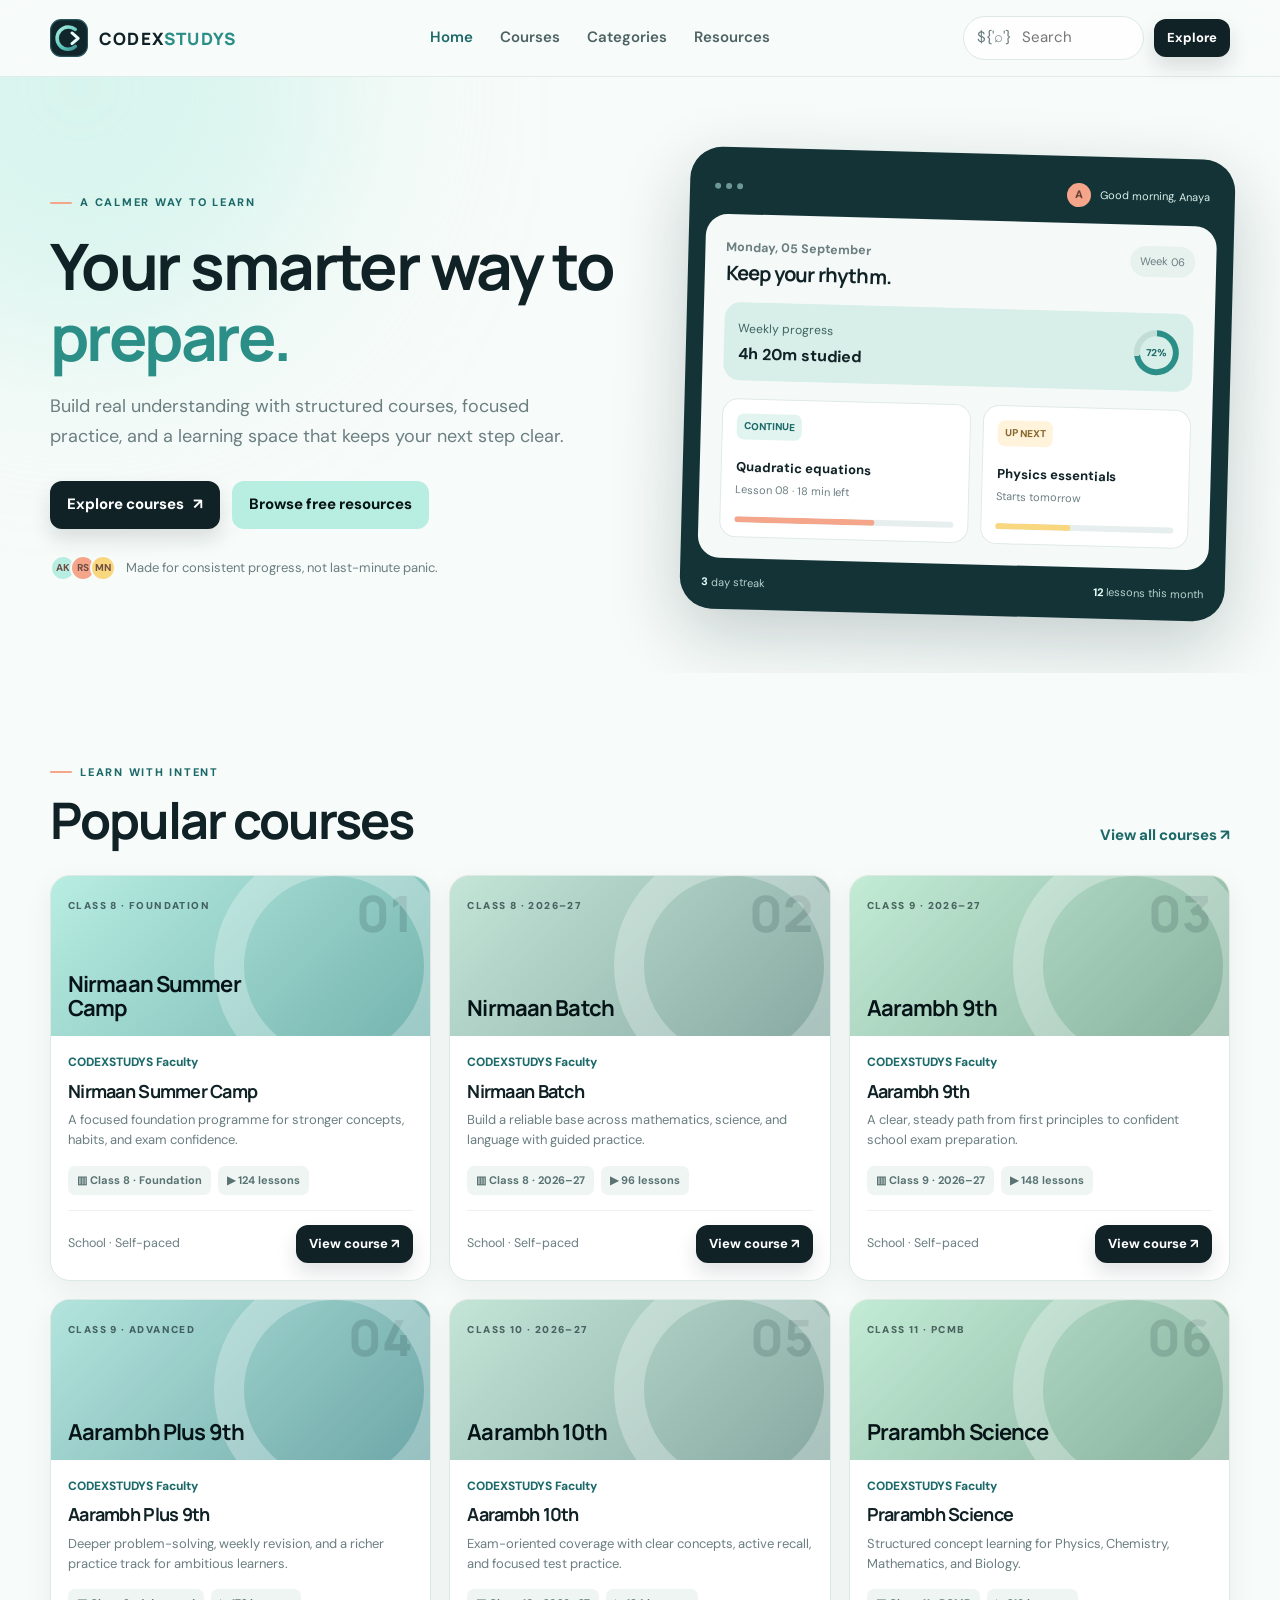
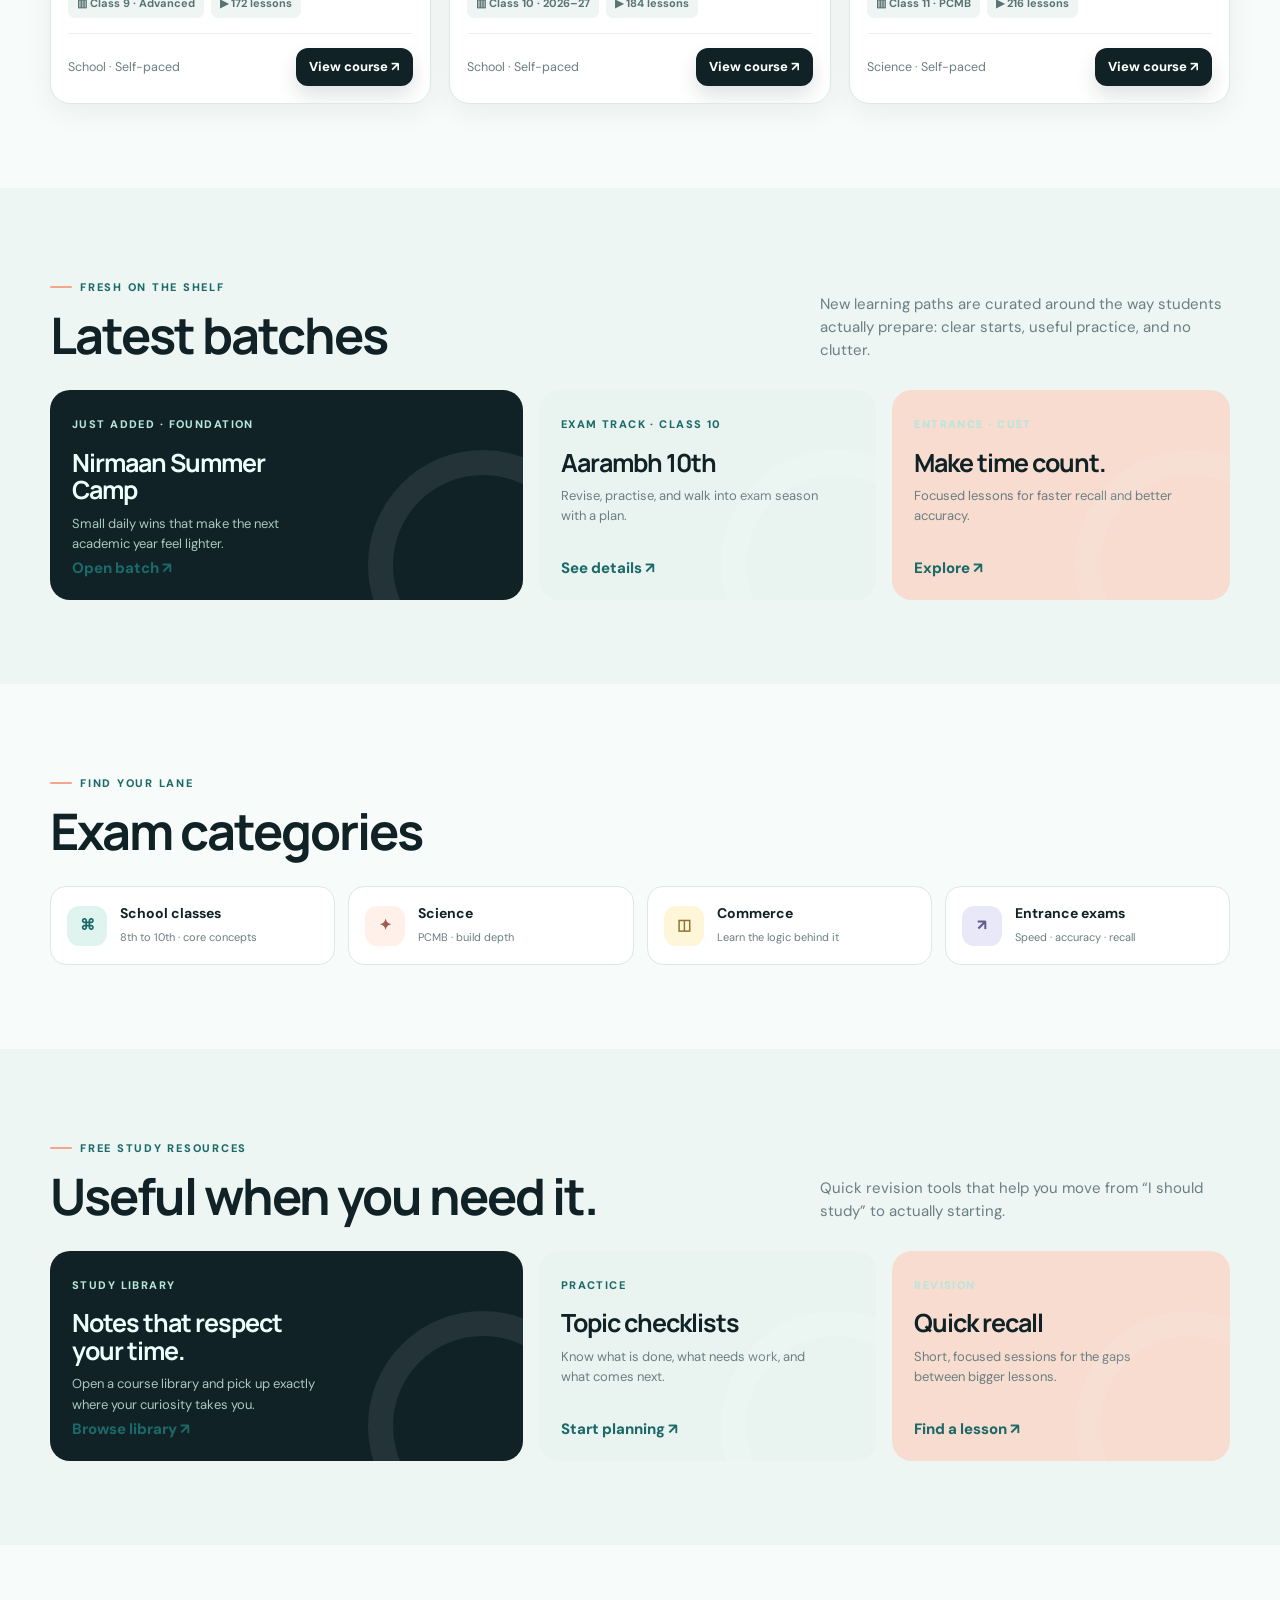
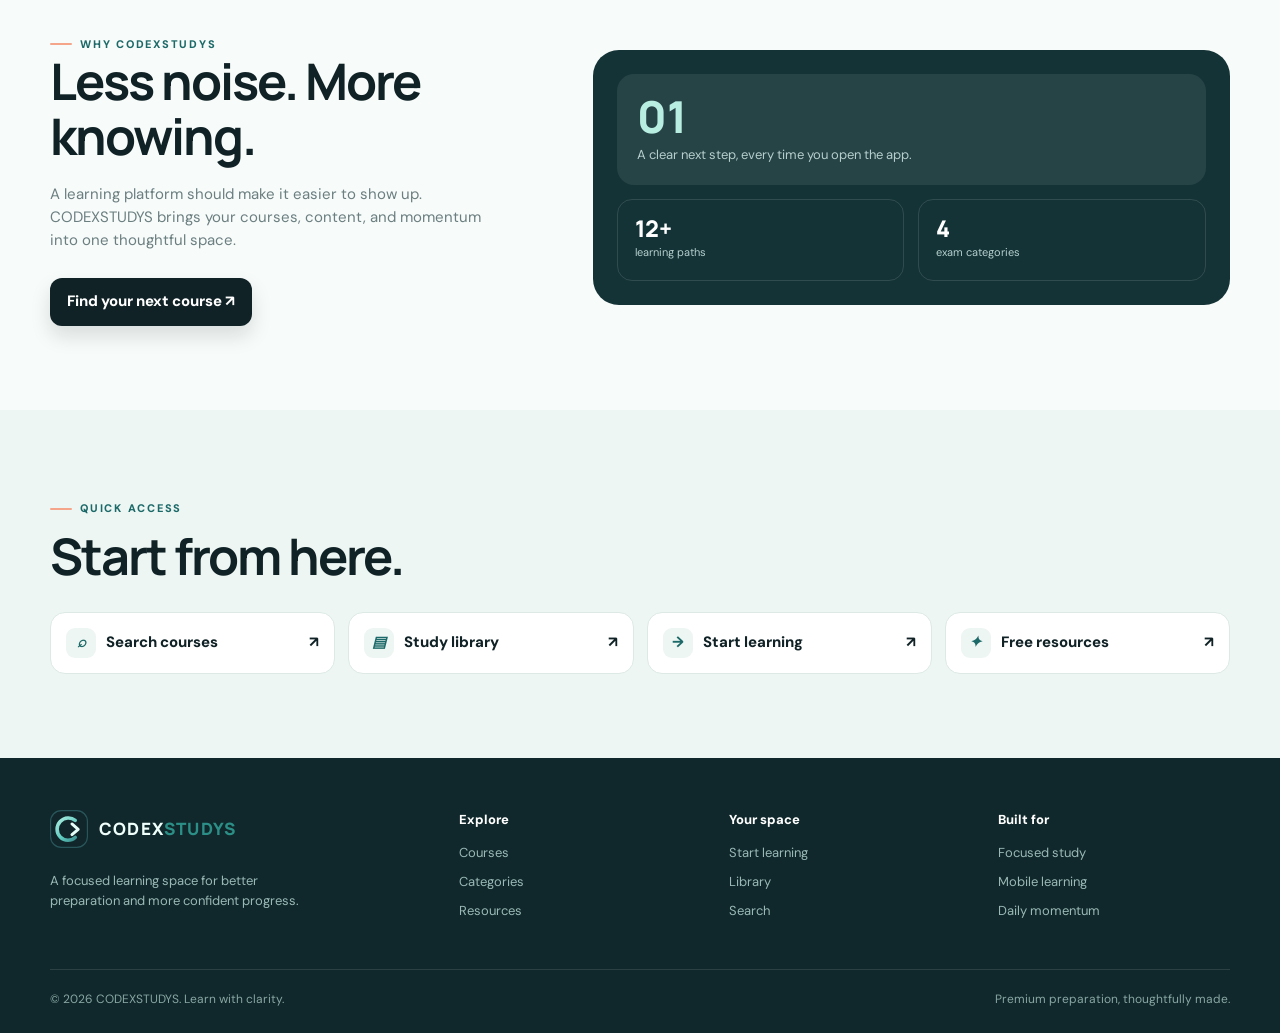
<file: index.html>
<!doctype html>
<html lang="en">
<head>
  <meta charset="utf-8">
  <meta name="viewport" content="width=device-width, initial-scale=1">
  <meta name="theme-color" content="#102226">
  <meta name="description" content="CODEXSTUDYS is a focused learning platform for classes, exams, and smarter study routines.">
  <meta property="og:title" content="CODEXSTUDYS — Your smarter way to prepare">
  <meta property="og:description" content="Learn with clarity, practice with purpose, and make progress you can see.">
  <meta property="og:type" content="website">
  <title>CODEXSTUDYS — Your smarter way to prepare</title>
  <link rel="icon" href="assets/codex-mark.svg">
  <link rel="stylesheet" href="style.css">
</head>
<body data-page="home">
  <header class="site-header">
    <nav class="nav container" aria-label="Primary navigation">
      <a class="brand" href="index.html"><img src="assets/codex-mark.svg" alt=""><span class="brand-name">CODEX<span>STUDYS</span></span></a>
      <div class="nav-links"><a class="active" href="index.html">Home</a><a href="courses.html">Courses</a><a href="#categories">Categories</a><a href="#resources">Resources</a></div>
      <div class="nav-actions"><label class="nav-search">${'⌕'}<span class="sr-only">Search courses</span><input class="global-search" placeholder="Search" aria-label="Search courses"></label><a class="btn btn-primary btn-small" href="courses.html">Explore</a><button class="mobile-menu-btn" aria-label="Open navigation" aria-expanded="false">☰</button></div>
    </nav>
  </header>
  <main>
    <section class="hero"><div class="container hero-grid">
      <div class="hero-copy"><span class="eyebrow">A calmer way to learn</span><h1>Your smarter way to <em>prepare.</em></h1><p>Build real understanding with structured courses, focused practice, and a learning space that keeps your next step clear.</p><div class="hero-actions"><a class="btn btn-primary" href="courses.html">Explore courses <span>↗</span></a><a class="btn btn-secondary" href="#resources">Browse free resources</a></div><div class="hero-note"><div class="avatar-stack"><span>AK</span><span>RS</span><span>MN</span></div><span>Made for consistent progress, not last-minute panic.</span></div></div>
      <div class="hero-board" aria-label="Preview of the CODEXSTUDYS learner dashboard"><div class="board-top"><div class="board-dots"><i></i><i></i><i></i></div><div class="board-profile"><span class="profile-dot">A</span><span>Good morning, Anaya</span></div></div><div class="board-content"><div class="board-greeting"><div><small>Monday, 05 September</small><h3>Keep your rhythm.</h3></div><span class="board-date">Week 06</span></div><div class="progress-strip"><div><span>Weekly progress</span><strong>4h 20m studied</strong></div><div class="progress-ring"></div></div><div class="mini-grid"><div class="mini-card"><span class="mini-tag">CONTINUE</span><strong>Quadratic equations</strong><small>Lesson 08 · 18 min left</small><div class="mini-line"></div></div><div class="mini-card"><span class="mini-tag">UP NEXT</span><strong>Physics essentials</strong><small>Starts tomorrow</small><div class="mini-line"></div></div></div></div><div class="board-footer"><span><b>3</b> day streak</span><span><b>12</b> lessons this month</span></div></div>
    </div></section>
    <section class="section" id="courses"><div class="container"><div class="section-header"><div><span class="eyebrow">Learn with intent</span><h2>Popular courses</h2></div><a class="text-link" href="courses.html">View all courses ↗</a></div><div class="course-grid" id="popularCourses" aria-live="polite"></div></div></section>
    <section class="section soft-section"><div class="container"><div class="section-header"><div><span class="eyebrow">Fresh on the shelf</span><h2>Latest batches</h2></div><p>New learning paths are curated around the way students actually prepare: clear starts, useful practice, and no clutter.</p></div><div class="resource-grid"><a class="resource-card" href="batch.html?id=183"><span class="resource-type">Just added · Foundation</span><h3>Nirmaan Summer Camp</h3><p>Small daily wins that make the next academic year feel lighter.</p><span class="text-link">Open batch ↗</span></a><a class="resource-card" href="batch.html?id=176"><span class="resource-type">Exam track · Class 10</span><h3>Aarambh 10th</h3><p>Revise, practise, and walk into exam season with a plan.</p><span class="text-link">See details ↗</span></a><a class="resource-card" href="batch.html?id=122"><span class="resource-type">Entrance · CUET</span><h3>Make time count.</h3><p>Focused lessons for faster recall and better accuracy.</p><span class="text-link">Explore ↗</span></a></div></div></section>
    <section class="section" id="categories"><div class="container"><div class="section-header"><div><span class="eyebrow">Find your lane</span><h2>Exam categories</h2></div></div><div class="category-grid"><a class="category-card" href="courses.html?category=School"><span class="category-icon">⌘</span><span><strong>School classes</strong><small>8th to 10th · core concepts</small></span></a><a class="category-card" href="courses.html?category=Science"><span class="category-icon">✦</span><span><strong>Science</strong><small>PCMB · build depth</small></span></a><a class="category-card" href="courses.html?category=Commerce"><span class="category-icon">◫</span><span><strong>Commerce</strong><small>Learn the logic behind it</small></span></a><a class="category-card" href="courses.html?category=Entrance"><span class="category-icon">↗</span><span><strong>Entrance exams</strong><small>Speed · accuracy · recall</small></span></a></div></div></section>
    <section class="section soft-section" id="resources"><div class="container"><div class="section-header"><div><span class="eyebrow">Free study resources</span><h2>Useful when you need it.</h2></div><p>Quick revision tools that help you move from “I should study” to actually starting.</p></div><div class="resource-grid"><a class="resource-card" href="batch.html?id=183"><span class="resource-type">Study library</span><h3>Notes that respect your time.</h3><p>Open a course library and pick up exactly where your curiosity takes you.</p><span class="text-link">Browse library ↗</span></a><a class="resource-card" href="courses.html"><span class="resource-type">Practice</span><h3>Topic checklists</h3><p>Know what is done, what needs work, and what comes next.</p><span class="text-link">Start planning ↗</span></a><a class="resource-card" href="courses.html"><span class="resource-type">Revision</span><h3>Quick recall</h3><p>Short, focused sessions for the gaps between bigger lessons.</p><span class="text-link">Find a lesson ↗</span></a></div></div></section>
    <section class="section"><div class="container why-layout"><div class="why-copy"><span class="eyebrow">Why CODEXSTUDYS</span><h2>Less noise. More knowing.</h2><p>A learning platform should make it easier to show up. CODEXSTUDYS brings your courses, content, and momentum into one thoughtful space.</p><a class="btn btn-primary" href="courses.html">Find your next course ↗</a></div><div class="why-stats"><div class="stat-feature"><strong>01</strong><span>A clear next step, every time you open the app.</span></div><div class="stat-row"><div><b>12+</b><span>learning paths</span></div><div><b>4</b><span>exam categories</span></div></div></div></div></section>
    <section class="section soft-section"><div class="container"><div class="section-header"><div><span class="eyebrow">Quick access</span><h2>Start from here.</h2></div></div><div class="quick-grid"><a class="quick-link" href="courses.html"><span><i class="quick-icon">⌕</i> Search courses</span>↗</a><a class="quick-link" href="batch.html?id=183"><span><i class="quick-icon">▤</i> Study library</span>↗</a><a class="quick-link" href="courses.html"><span><i class="quick-icon">→</i> Start learning</span>↗</a><a class="quick-link" href="#resources"><span><i class="quick-icon">✦</i> Free resources</span>↗</a></div></div></section>
  </main>
  <footer class="site-footer"><div class="container footer-grid"><div class="footer-brand"><a class="brand" href="index.html"><img src="assets/codex-mark.svg" alt=""><span class="brand-name">CODEX<span>STUDYS</span></span></a><p>A focused learning space for better preparation and more confident progress.</p></div><div><div class="footer-heading">Explore</div><div class="footer-links"><a href="courses.html">Courses</a><a href="#categories">Categories</a><a href="#resources">Resources</a></div></div><div><div class="footer-heading">Your space</div><div class="footer-links"><a href="courses.html">Start learning</a><a href="batch.html?id=183">Library</a><a href="courses.html">Search</a></div></div><div><div class="footer-heading">Built for</div><div class="footer-links"><span>Focused study</span><span>Mobile learning</span><span>Daily momentum</span></div></div></div><div class="container footer-bottom"><span>© 2026 CODEXSTUDYS. Learn with clarity.</span><span>Premium preparation, thoughtfully made.</span></div></footer>
  <nav class="mobile-bottom-nav" aria-label="Mobile navigation"><a class="active" href="index.html"><i>⌂</i>Home</a><a href="courses.html"><i>▦</i>Courses</a><a href="#resources"><i>✦</i>Resources</a><a href="courses.html"><i>→</i>Start</a></nav>
  <script src="app.js"></script>
</body>
</html>
</file>
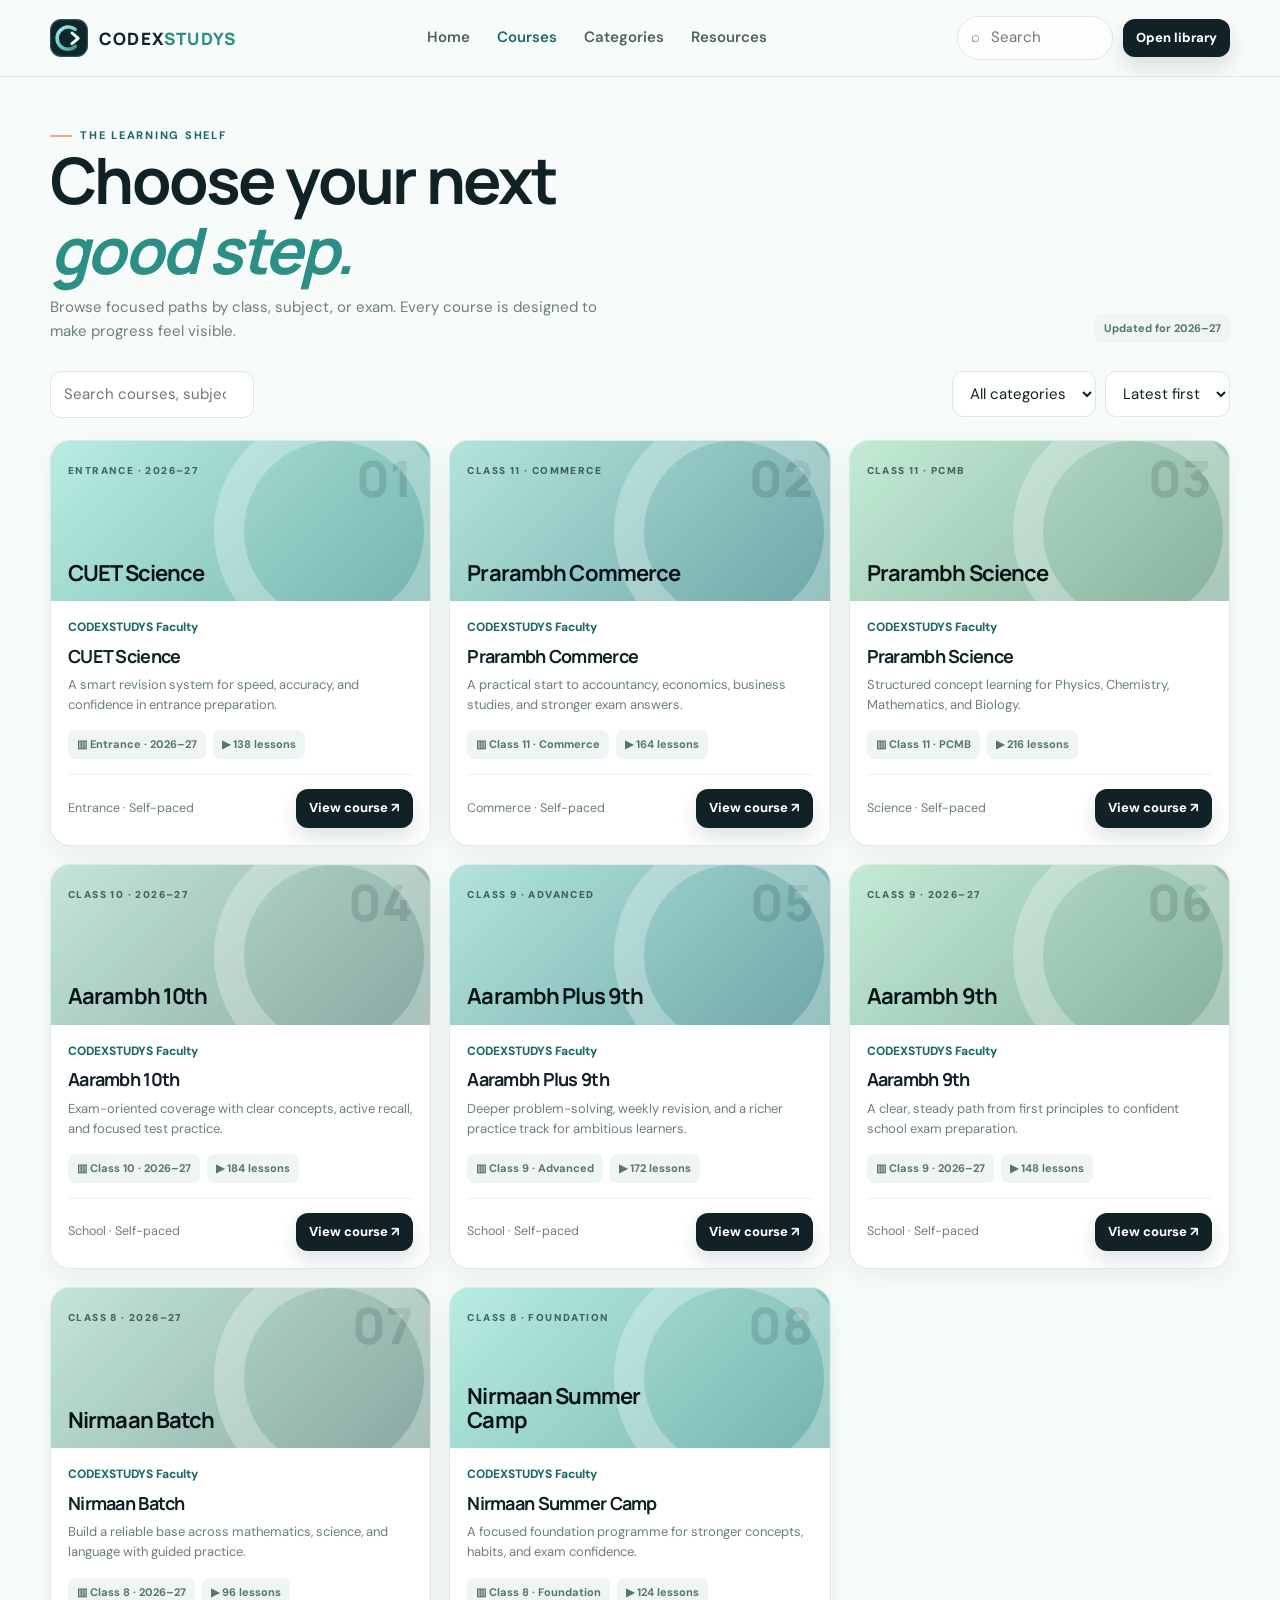
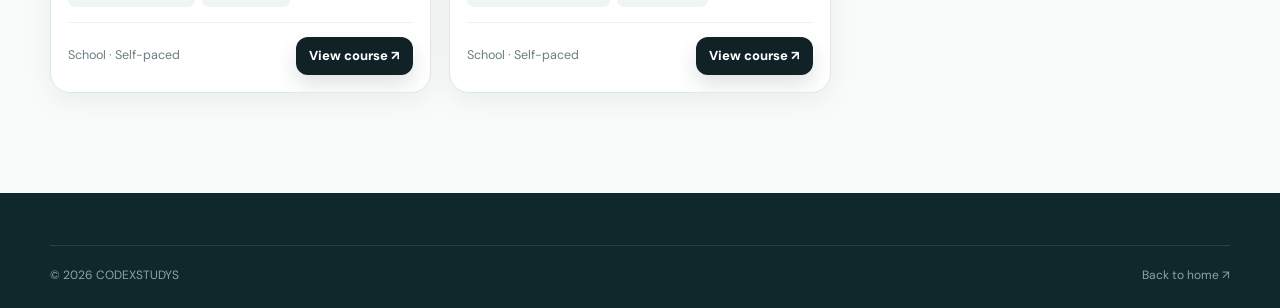
<file: courses.html>
<!doctype html>
<html lang="en">
<head>
  <meta charset="utf-8">
  <meta name="viewport" content="width=device-width, initial-scale=1">
  <meta name="theme-color" content="#102226">
  <meta name="description" content="Explore CODEXSTUDYS courses for school classes, science, commerce, and entrance preparation.">
  <title>Courses — CODEXSTUDYS</title>
  <link rel="icon" href="assets/codex-mark.svg">
  <link rel="stylesheet" href="style.css">
</head>
<body data-page="courses">
  <header class="site-header"><nav class="nav container" aria-label="Primary navigation">
    <a class="brand" href="index.html"><img src="assets/codex-mark.svg" alt=""><span class="brand-name">CODEX<span>STUDYS</span></span></a>
    <div class="nav-links"><a href="index.html">Home</a><a class="active" href="courses.html">Courses</a><a href="index.html#categories">Categories</a><a href="index.html#resources">Resources</a></div>
    <div class="nav-actions"><label class="nav-search">⌕<span class="sr-only">Search courses</span><input class="global-search" placeholder="Search" aria-label="Search courses"></label><a class="btn btn-primary btn-small" href="batch.html?id=183">Open library</a><button class="mobile-menu-btn" aria-label="Open navigation" aria-expanded="false">☰</button></div>
  </nav></header>
  <main class="page-main"><div class="container">
    <div class="page-heading"><div><span class="eyebrow">The learning shelf</span><h1>Choose your next<br><em style="color:var(--teal)">good step.</em></h1><p>Browse focused paths by class, subject, or exam. Every course is designed to make progress feel visible.</p></div><div class="hero-note"><span class="pill">Updated for 2026–27</span></div></div>
    <div class="toolbar"><label class="search-field"><span class="sr-only">Search courses and subjects</span><input id="courseSearch" class="field search-field" type="search" placeholder="Search courses, subjects, or exams…"></label><label><span class="sr-only">Filter category</span><select id="courseCategory" class="field"><option value="">All categories</option><option>School</option><option>Science</option><option>Commerce</option><option>Entrance</option></select></label><label><span class="sr-only">Sort courses</span><select id="courseSort" class="field"><option value="latest">Latest first</option><option value="az">A–Z</option><option value="type">Category</option></select></label></div>
    <div id="courseGrid" class="course-page-grid" aria-live="polite"></div>
  </div></main>
  <footer class="site-footer"><div class="container footer-bottom"><span>© 2026 CODEXSTUDYS</span><span><a href="index.html">Back to home ↗</a></span></div></footer>
  <nav class="mobile-bottom-nav" aria-label="Mobile navigation"><a href="index.html"><i>⌂</i>Home</a><a class="active" href="courses.html"><i>▦</i>Courses</a><a href="index.html#resources"><i>✦</i>Resources</a><a href="batch.html?id=183"><i>→</i>Start</a></nav>
  <script src="app.js"></script>
</body>
</html>
</file>
<file: style.css>
@import url('https://fonts.googleapis.com/css2?family=DM+Sans:wght@400;500;600;700&family=Manrope:wght@500;600;700;800&display=swap');

:root {
  --ink: #102226;
  --ink-strong: #071417;
  --muted: #6b7e80;
  --muted-dark: #8ea5a4;
  --paper: #f7fbf9;
  --surface: #ffffff;
  --surface-soft: #edf6f3;
  --line: #dce9e5;
  --teal: #2c8f87;
  --teal-dark: #1b6968;
  --mint: #b8eee2;
  --coral: #f5a58a;
  --yellow: #f8d77e;
  --shadow: 0 18px 50px rgba(16, 42, 42, .08);
  --shadow-soft: 0 8px 28px rgba(16, 42, 42, .06);
  --radius-lg: 28px;
  --radius-md: 18px;
  --radius-sm: 12px;
  --container: 1180px;
  --font-display: 'Manrope', sans-serif;
  --font-body: 'DM Sans', sans-serif;
}

* { box-sizing: border-box; }
html { scroll-behavior: smooth; }
body {
  margin: 0;
  min-width: 320px;
  background: var(--paper);
  color: var(--ink);
  font: 15px/1.55 var(--font-body);
  -webkit-font-smoothing: antialiased;
}
body.modal-open { overflow: hidden; }
img { display: block; max-width: 100%; }
a { color: inherit; text-decoration: none; }
button, input, select { font: inherit; }
button { cursor: pointer; }

.container { width: min(var(--container), calc(100% - 40px)); margin: 0 auto; }
.sr-only { position: absolute; width: 1px; height: 1px; padding: 0; margin: -1px; overflow: hidden; clip: rect(0,0,0,0); white-space: nowrap; border: 0; }
.muted { color: var(--muted); }
.eyebrow {
  display: inline-flex; align-items: center; gap: 8px; color: var(--teal-dark);
  font-size: 11px; font-weight: 800; letter-spacing: .16em; text-transform: uppercase;
}
.eyebrow::before { content: ''; width: 22px; height: 2px; background: var(--coral); border-radius: 2px; }
h1, h2, h3, h4, p { margin: 0; }
h1, h2, h3, h4 { font-family: var(--font-display); letter-spacing: -.04em; line-height: 1.1; }
h1 { font-size: clamp(2.65rem, 5vw, 5rem); }
h2 { font-size: clamp(2rem, 4vw, 3.15rem); }
h3 { font-size: 1.14rem; }

.site-header {
  position: sticky; top: 0; z-index: 50; background: rgba(247,251,249,.82);
  border-bottom: 1px solid rgba(220,233,229,.85); backdrop-filter: blur(18px);
}
.nav { height: 76px; display: flex; align-items: center; justify-content: space-between; gap: 24px; }
.brand { display: inline-flex; align-items: center; gap: 11px; min-width: max-content; }
.brand img { width: 38px; height: 38px; }
.brand-name { font: 800 17px/1 var(--font-display); letter-spacing: .07em; }
.brand-name span { color: var(--teal); }
.nav-links { display: flex; align-items: center; gap: 27px; color: #4d6262; font-weight: 600; }
.nav-links a { transition: color .2s ease; }
.nav-links a:hover, .nav-links a.active { color: var(--teal-dark); }
.nav-actions { display: flex; align-items: center; gap: 10px; }
.nav-search { display: flex; align-items: center; gap: 9px; border: 1px solid var(--line); border-radius: 99px; padding: 8px 13px; color: var(--muted); background: rgba(255,255,255,.66); }
.nav-search input { border: 0; outline: 0; width: 110px; background: transparent; color: var(--ink); }
.icon-btn, .mobile-menu-btn { border: 1px solid var(--line); background: var(--surface); color: var(--ink); width: 40px; height: 40px; border-radius: 12px; display: inline-grid; place-items: center; }
.mobile-menu-btn { display: none; }
.btn { display: inline-flex; justify-content: center; align-items: center; gap: 9px; border: 0; border-radius: 12px; padding: 12px 17px; font-weight: 800; color: var(--ink); transition: transform .2s ease, box-shadow .2s ease, background .2s ease; }
.btn:hover { transform: translateY(-2px); }
.btn-primary { background: var(--ink); color: #fff; box-shadow: 0 10px 20px rgba(16,34,38,.13); }
.btn-primary:hover { box-shadow: 0 14px 26px rgba(16,34,38,.2); }
.btn-secondary { background: var(--mint); color: var(--ink-strong); }
.btn-ghost { background: transparent; border: 1px solid var(--line); }
.btn-small { padding: 9px 13px; font-size: 13px; }

.hero { padding: 76px 0 58px; position: relative; overflow: hidden; }
.hero::before { content: ''; position: absolute; width: 520px; height: 520px; top: -250px; left: -180px; background: var(--mint); opacity: .5; filter: blur(100px); border-radius: 50%; pointer-events: none; }
.hero-grid { display: grid; grid-template-columns: 1.02fr .98fr; align-items: center; gap: 68px; position: relative; }
.hero-copy h1 { margin: 20px 0; max-width: 650px; }
.hero-copy h1 em { color: var(--teal); font-style: normal; }
.hero-copy > p { color: var(--muted); font-size: 18px; max-width: 520px; line-height: 1.65; }
.hero-actions { display: flex; gap: 12px; margin-top: 30px; flex-wrap: wrap; }
.hero-note { margin-top: 26px; display: flex; align-items: center; gap: 10px; color: var(--muted); font-size: 13px; }
.avatar-stack { display: flex; }
.avatar-stack span { width: 26px; height: 26px; border-radius: 50%; border: 2px solid var(--paper); margin-left: -6px; background: var(--coral); display: grid; place-items: center; color: #714e45; font-size: 10px; font-weight: 800; }
.avatar-stack span:first-child { margin-left: 0; background: var(--mint); }
.avatar-stack span:nth-child(3) { background: var(--yellow); }

.hero-board { border-radius: 32px; background: #143336; padding: 17px; box-shadow: 0 26px 70px rgba(20,51,54,.22); transform: rotate(1.5deg); }
.board-top { display: flex; align-items: center; justify-content: space-between; padding: 10px 8px 16px; color: #d9efeb; }
.board-dots { display: flex; gap: 5px; }
.board-dots i { width: 6px; height: 6px; background: #6c9997; border-radius: 50%; }
.board-profile { display: flex; align-items: center; gap: 9px; font-size: 11px; }
.profile-dot { width: 24px; height: 24px; background: var(--coral); border-radius: 50%; color: #673e35; display: grid; place-items: center; font-weight: 800; }
.board-content { border-radius: 22px; background: #f5faf8; padding: 21px; }
.board-greeting { display: flex; justify-content: space-between; gap: 16px; align-items: flex-start; }
.board-greeting small { color: var(--muted); font-weight: 700; }
.board-greeting h3 { font-size: 20px; margin-top: 4px; }
.board-date { color: var(--muted); font-size: 11px; background: #e7f1ee; padding: 7px 10px; border-radius: 99px; }
.progress-strip { background: #d8eee8; border-radius: 16px; margin: 18px 0; padding: 14px; display: flex; justify-content: space-between; align-items: center; }
.progress-strip span { font-size: 12px; color: #3e6462; }
.progress-strip strong { display: block; color: var(--ink); font-size: 16px; margin-top: 2px; }
.progress-ring { width: 45px; height: 45px; border-radius: 50%; background: conic-gradient(var(--teal) 0 72%, #c2dcd6 72%); display: grid; place-items: center; }
.progress-ring::after { content: '72%'; width: 33px; height: 33px; background: #d8eee8; border-radius: 50%; display: grid; place-items: center; font-size: 10px; font-weight: 800; color: var(--teal-dark); }
.mini-grid { display: grid; grid-template-columns: 1.2fr 1fr; gap: 12px; }
.mini-card { border: 1px solid #dfeae7; background: #fff; border-radius: 16px; padding: 14px; min-height: 108px; }
.mini-card strong { font-size: 13px; display: block; }
.mini-card small { color: var(--muted); font-size: 11px; }
.mini-tag { display: inline-block; margin-bottom: 18px; padding: 5px 7px; border-radius: 7px; color: var(--teal-dark); background: #e2f4ef; font-size: 10px; font-weight: 800; }
.mini-line { height: 6px; margin-top: 16px; border-radius: 99px; background: #e7eeee; overflow: hidden; }
.mini-line::after { content: ''; display: block; width: 64%; height: 100%; background: var(--coral); border-radius: inherit; }
.mini-card:nth-child(2) .mini-tag { background: #fff3dc; color: #88682e; }
.mini-card:nth-child(2) .mini-line::after { width: 42%; background: var(--yellow); }
.board-footer { display: flex; justify-content: space-between; gap: 12px; padding: 16px 4px 1px; color: #b5d0cd; font-size: 11px; }
.board-footer b { color: #e7fffa; }

.section { padding: 84px 0; }
.section-header { display: flex; align-items: end; justify-content: space-between; gap: 24px; margin-bottom: 28px; }
.section-header h2 { margin-top: 11px; }
.section-header > p { max-width: 410px; color: var(--muted); }
.text-link { color: var(--teal-dark); font-weight: 800; white-space: nowrap; }
.text-link:hover { text-decoration: underline; }
.soft-section { background: #edf6f3; }

.course-grid { display: grid; grid-template-columns: repeat(3, 1fr); gap: 18px; }
.course-card { overflow: hidden; background: var(--surface); border: 1px solid var(--line); border-radius: 20px; box-shadow: var(--shadow-soft); transition: transform .25s ease, box-shadow .25s ease; }
.course-card:hover { transform: translateY(-5px); box-shadow: var(--shadow); }
.course-cover { height: 160px; padding: 17px; position: relative; overflow: hidden; background: #b7e8df center/cover no-repeat; }
.course-cover::after { content: ''; position: absolute; right: -24px; bottom: -50px; width: 180px; height: 180px; border-radius: 50%; border: 30px solid rgba(255,255,255,.28); }
.course-cover.coral { background: #f7c0ac; }
.course-cover.yellow { background: #f6dea0; }
.course-cover.navy { background: #9bb9c4; }
.course-cover .cover-kicker { color: rgba(16,34,38,.65); font-size: 10px; text-transform: uppercase; letter-spacing: .14em; font-weight: 900; }
.course-cover h3 { position: absolute; left: 17px; bottom: 16px; max-width: 220px; font-size: 22px; color: var(--ink-strong); z-index: 1; }
.course-cover .cover-number { position: absolute; right: 17px; top: 12px; font: 800 50px/1 var(--font-display); color: rgba(16,34,38,.15); }
.course-body { padding: 17px; }
.course-provider { color: var(--teal-dark); font-size: 12px; font-weight: 800; margin-bottom: 8px; }
.course-body h3 { font-size: 18px; line-height: 1.25; margin-bottom: 8px; }
.course-body p { color: var(--muted); font-size: 13px; line-height: 1.55; min-height: 40px; }
.course-meta { display: flex; flex-wrap: wrap; gap: 7px; margin: 15px 0; }
.pill { display: inline-flex; align-items: center; gap: 5px; padding: 6px 9px; border-radius: 7px; background: #eef5f3; color: #597372; font-size: 11px; font-weight: 700; }
.course-footer { display: flex; align-items: center; justify-content: space-between; gap: 10px; padding-top: 14px; border-top: 1px solid #edf2f0; }
.course-footer small { color: var(--muted); }

.category-grid { display: grid; grid-template-columns: repeat(4, 1fr); gap: 13px; }
.category-card { display: flex; align-items: center; gap: 13px; padding: 16px; border-radius: 16px; border: 1px solid var(--line); background: var(--surface); transition: border-color .2s ease, transform .2s ease; }
.category-card:hover { border-color: var(--teal); transform: translateY(-3px); }
.category-icon { width: 40px; height: 40px; border-radius: 12px; display: grid; place-items: center; background: #dff4ee; color: var(--teal-dark); font-weight: 900; }
.category-card:nth-child(2) .category-icon { background: #fff0e9; color: #9d5d4d; }
.category-card:nth-child(3) .category-icon { background: #fff5d9; color: #8d712e; }
.category-card:nth-child(4) .category-icon { background: #e9e8f9; color: #605a93; }
.category-card strong { display: block; font-size: 14px; }
.category-card small { color: var(--muted); font-size: 11px; }

.resource-grid { display: grid; grid-template-columns: 1.4fr 1fr 1fr; gap: 16px; }
.resource-card { position: relative; min-height: 210px; border-radius: 20px; padding: 22px; overflow: hidden; background: var(--ink); color: #effffb; }
.resource-card:nth-child(2) { background: #e9f4f0; color: var(--ink); }
.resource-card:nth-child(3) { background: #f7dccf; color: var(--ink); }
.resource-card::after { content: ''; position: absolute; width: 180px; height: 180px; border: 25px solid rgba(255,255,255,.08); border-radius: 50%; right: -75px; bottom: -80px; }
.resource-card .resource-type { color: #b6e6dd; font-size: 11px; font-weight: 800; letter-spacing: .13em; text-transform: uppercase; }
.resource-card:nth-child(2) .resource-type { color: var(--teal-dark); }
.resource-card h3 { font-size: 25px; max-width: 230px; margin: 13px 0 10px; }
.resource-card p { color: #abc7c3; max-width: 260px; font-size: 13px; }
.resource-card:nth-child(2) p, .resource-card:nth-child(3) p { color: var(--muted); }
.resource-card .text-link { position: absolute; bottom: 20px; left: 22px; z-index: 1; }

.why-layout { display: grid; grid-template-columns: .85fr 1.15fr; gap: 72px; align-items: center; }
.why-copy p { color: var(--muted); margin: 19px 0 26px; max-width: 440px; }
.why-list { display: grid; gap: 18px; }
.why-item { display: flex; gap: 13px; align-items: flex-start; }
.why-icon { flex: 0 0 33px; width: 33px; height: 33px; border-radius: 10px; background: var(--mint); color: var(--teal-dark); display: grid; place-items: center; font-weight: 900; }
.why-item h3 { font-size: 15px; margin-bottom: 3px; }
.why-item p { margin: 0; font-size: 13px; color: var(--muted); }
.why-stats { background: #143336; border-radius: 26px; padding: 24px; color: white; display: grid; gap: 14px; }
.stat-feature { background: rgba(255,255,255,.08); border-radius: 17px; padding: 20px; }
.stat-feature strong { display: block; font: 800 44px/1 var(--font-display); color: var(--mint); }
.stat-feature span { display: block; color: #b6cfcd; margin-top: 7px; font-size: 13px; }
.stat-row { display: grid; grid-template-columns: repeat(2,1fr); gap: 14px; }
.stat-row div { padding: 17px; border: 1px solid rgba(255,255,255,.12); border-radius: 15px; }
.stat-row b { display: block; font: 800 23px/1 var(--font-display); color: #fff; }
.stat-row span { color: #b6cfcd; font-size: 11px; }

.quick-grid { display: grid; grid-template-columns: repeat(4, 1fr); gap: 13px; }
.quick-link { display: flex; align-items: center; justify-content: space-between; gap: 10px; background: var(--surface); border: 1px solid var(--line); border-radius: 15px; padding: 15px; color: var(--ink); font-weight: 800; }
.quick-link span:first-child { display: flex; align-items: center; gap: 10px; }
.quick-link .quick-icon { display: grid; place-items: center; width: 30px; height: 30px; background: var(--surface-soft); border-radius: 9px; color: var(--teal-dark); }
.quick-link:hover { border-color: var(--teal); }

.site-footer { background: #10282b; color: #d9efeb; padding: 52px 0 24px; }
.footer-grid { display: grid; grid-template-columns: 1.6fr repeat(3, 1fr); gap: 38px; padding-bottom: 42px; }
.footer-brand p { color: #9ab9b6; max-width: 280px; margin: 16px 0; font-size: 13px; }
.site-footer .brand-name { color: #effffb; }
.footer-heading { color: #fff; font-weight: 800; font-size: 13px; margin-bottom: 13px; }
.footer-links { display: grid; gap: 9px; color: #9ab9b6; font-size: 13px; }
.footer-links a:hover { color: #fff; }
.footer-bottom { border-top: 1px solid rgba(255,255,255,.11); display: flex; justify-content: space-between; gap: 16px; padding-top: 20px; color: #88a6a3; font-size: 12px; }

/* shared app pages */
.page-main { min-height: calc(100vh - 76px); padding: 44px 0 100px; }
.page-heading { display: flex; justify-content: space-between; gap: 20px; align-items: end; margin-bottom: 28px; }
.page-heading p { color: var(--muted); max-width: 560px; margin-top: 11px; }
.toolbar { display: flex; gap: 9px; align-items: center; flex-wrap: wrap; margin-bottom: 22px; }
.field { border: 1px solid var(--line); border-radius: 11px; background: var(--surface); color: var(--ink); padding: 11px 13px; outline: none; }
.field:focus { border-color: var(--teal); box-shadow: 0 0 0 3px rgba(44,143,135,.12); }
.search-field { flex: 1; min-width: 200px; }
.course-page-grid { display: grid; grid-template-columns: repeat(3, 1fr); gap: 18px; }
.empty-state, .error-state { grid-column: 1/-1; text-align: center; padding: 58px 20px; border: 1px dashed var(--line); border-radius: 20px; background: rgba(255,255,255,.5); }
.empty-mark { margin: 0 auto 13px; width: 56px; height: 56px; border-radius: 17px; display: grid; place-items: center; background: var(--surface-soft); color: var(--teal-dark); font-size: 24px; }
.error-state h3, .empty-state h3 { margin-bottom: 7px; }
.error-state p, .empty-state p { color: var(--muted); margin-bottom: 18px; }
.skeleton { animation: shimmer 1.4s linear infinite; background: linear-gradient(90deg,#e8f0ed 25%,#f5faf8 50%,#e8f0ed 75%); background-size: 200% 100%; border-radius: 12px; }
.skeleton-card { border: 1px solid var(--line); border-radius: 20px; overflow: hidden; background: var(--surface); }
.skeleton-cover { height: 160px; }
.skeleton-body { height: 150px; padding: 16px; display: grid; gap: 10px; }
.skeleton-line { height: 12px; }
.skeleton-line.short { width: 55%; }
@keyframes shimmer { to { background-position: -200% 0; } }

.detail-hero { background: var(--ink); color: #f5fffc; padding: 44px 0; }
.detail-layout { display: grid; grid-template-columns: 250px 1fr; gap: 28px; align-items: center; }
.detail-cover { min-height: 220px; border-radius: 20px; background: linear-gradient(135deg,var(--mint),#6db7b1) center/cover no-repeat; position: relative; overflow: hidden; padding: 18px; color: var(--ink); }
.detail-cover::after { content: ''; position: absolute; width: 200px; height: 200px; right: -70px; bottom: -90px; border: 30px solid rgba(255,255,255,.3); border-radius: 50%; }
.detail-cover h2 { position: absolute; left: 18px; right: 18px; bottom: 18px; font-size: 27px; z-index: 1; }
.detail-copy .eyebrow { color: var(--mint); }
.detail-copy h1 { font-size: clamp(2.2rem, 4vw, 4rem); margin: 14px 0; max-width: 750px; }
.detail-copy > p { color: #adc8c5; max-width: 680px; font-size: 16px; }
.detail-stats { display: flex; flex-wrap: wrap; gap: 10px; margin-top: 23px; }
.detail-stat { border: 1px solid rgba(255,255,255,.14); border-radius: 10px; padding: 9px 12px; color: #cae2de; font-size: 12px; }
.detail-stat b { color: #fff; margin-right: 4px; }
.tabs { display: flex; gap: 22px; border-bottom: 1px solid var(--line); margin: 30px 0 24px; }
.tab { border: 0; padding: 0 0 13px; background: transparent; color: var(--muted); font-weight: 800; position: relative; }
.tab.active { color: var(--teal-dark); }
.tab.active::after { content: ''; position: absolute; bottom: -1px; left: 0; right: 0; height: 3px; border-radius: 3px; background: var(--teal); }
.explorer { background: var(--surface); border: 1px solid var(--line); border-radius: 20px; padding: 19px; }
.explorer-top { display: flex; justify-content: space-between; gap: 15px; align-items: center; flex-wrap: wrap; margin-bottom: 20px; }
.breadcrumbs { display: flex; align-items: center; gap: 6px; flex-wrap: wrap; color: var(--muted); font-size: 13px; }
.breadcrumbs button { border: 0; padding: 0; background: transparent; color: var(--teal-dark); font-weight: 800; }
.content-grid { display: grid; grid-template-columns: repeat(4, 1fr); gap: 12px; }
.content-card { text-align: left; border: 1px solid var(--line); background: #fcfefd; border-radius: 15px; padding: 14px; transition: transform .2s ease, border-color .2s ease; }
.content-card:hover { transform: translateY(-3px); border-color: var(--teal); }
.content-icon { width: 43px; height: 43px; display: grid; place-items: center; border-radius: 13px; background: var(--surface-soft); color: var(--teal-dark); font-size: 20px; margin-bottom: 24px; }
.content-card.file .content-icon { background: #fff0e8; color: #9b604c; }
.content-card h3 { font-size: 14px; letter-spacing: -.02em; line-height: 1.3; }
.content-card small { display: block; color: var(--muted); margin-top: 5px; font-size: 11px; }

.player-page { min-height: 100vh; background: #0c1719; color: #f5fffc; }
.player-shell { width: min(1360px, 100%); margin: 0 auto; }
.player-top { height: 66px; display: flex; align-items: center; gap: 14px; padding: 0 24px; }
.player-top .brand-name { color: #f5fffc; }
.player-top .brand img { width: 32px; height: 32px; }
.player-back { width: 36px; height: 36px; border: 1px solid rgba(255,255,255,.14); border-radius: 10px; background: transparent; color: #fff; display: grid; place-items: center; }
.video-stage { aspect-ratio: 16/9; max-height: calc(100vh - 190px); background: #05090a; display: grid; place-items: center; position: relative; }
.video-stage video { width: 100%; height: 100%; object-fit: contain; }
.video-message { text-align: center; padding: 30px; max-width: 460px; }
.video-message h1 { font-size: 25px; margin: 13px 0 8px; }
.video-message p { color: #98b1ae; }
.play-icon { margin: 0 auto; width: 64px; height: 64px; border-radius: 20px; display: grid; place-items: center; background: var(--mint); color: var(--ink); font-size: 26px; }
.player-info { padding: 24px; display: flex; justify-content: space-between; gap: 22px; align-items: end; border-bottom: 1px solid rgba(255,255,255,.1); }
.player-info h1 { font-size: 25px; margin-top: 10px; }
.player-info p { color: #96afac; margin-top: 8px; }
.player-actions { display: flex; gap: 8px; flex-wrap: wrap; }
.player-actions .btn-ghost { color: #e6fffa; border-color: rgba(255,255,255,.2); }
.resume-bar { position: absolute; left: 24px; right: 24px; bottom: 24px; height: 5px; background: rgba(255,255,255,.18); border-radius: 99px; overflow: hidden; }
.resume-bar span { display: block; height: 100%; width: 37%; background: var(--mint); }

.mobile-bottom-nav { display: none; }
.toast { position: fixed; right: 20px; bottom: 20px; z-index: 100; background: var(--ink); color: #fff; padding: 12px 15px; border-radius: 12px; box-shadow: var(--shadow); transform: translateY(18px); opacity: 0; pointer-events: none; transition: .2s ease; }
.toast.show { opacity: 1; transform: translateY(0); }

@media (max-width: 920px) {
  .nav-links { gap: 16px; }
  .nav-search { display: none; }
  .hero-grid, .why-layout { grid-template-columns: 1fr; gap: 44px; }
  .hero-copy { max-width: 720px; }
  .hero-board { max-width: 640px; width: 100%; margin: 0 auto; }
  .course-grid, .course-page-grid { grid-template-columns: repeat(2, 1fr); }
  .resource-grid { grid-template-columns: 1fr 1fr; }
  .resource-card:first-child { grid-column: 1/-1; }
  .category-grid { grid-template-columns: repeat(2, 1fr); }
  .quick-grid { grid-template-columns: repeat(2, 1fr); }
  .content-grid { grid-template-columns: repeat(3, 1fr); }
  .footer-grid { grid-template-columns: 1.6fr 1fr 1fr; }
  .footer-grid > :last-child { display: none; }
}

@media (max-width: 640px) {
  .container { width: min(var(--container), calc(100% - 28px)); }
  .nav { height: 64px; }
  .nav-links, .nav-actions .btn { display: none; }
  .mobile-menu-btn { display: inline-grid; }
  .nav.mobile-open { flex-wrap: wrap; height: auto; padding: 12px 0; }
  .nav.mobile-open .nav-links { display: flex; order: 3; width: 100%; padding: 12px 0 3px; justify-content: space-between; gap: 7px; font-size: 13px; }
  .nav.mobile-open .nav-actions { display: flex; }
  .hero { padding: 52px 0 34px; }
  h1 { font-size: 2.7rem; }
  .hero-copy > p { font-size: 16px; }
  .hero-board { padding: 10px; border-radius: 23px; transform: none; }
  .board-content { padding: 15px; }
  .board-footer { padding-bottom: 5px; }
  .section { padding: 56px 0; }
  .section-header, .page-heading, .player-info { display: block; }
  .section-header > p { margin-top: 14px; }
  .section-header .text-link { display: inline-block; margin-top: 15px; }
  .course-grid, .course-page-grid { grid-template-columns: 1fr; }
  .course-cover { height: 175px; }
  .category-grid, .quick-grid, .resource-grid { grid-template-columns: 1fr; }
  .resource-card:first-child { grid-column: auto; }
  .resource-card { min-height: 190px; }
  .why-layout { gap: 30px; }
  .footer-grid { grid-template-columns: 1fr 1fr; gap: 30px 18px; }
  .footer-grid > :first-child { grid-column: 1/-1; }
  .footer-grid > :last-child { display: block; }
  .footer-bottom { display: block; }
  .footer-bottom span { display: block; margin-top: 7px; }
  .page-main { padding-top: 31px; }
  .detail-layout { grid-template-columns: 1fr; }
  .detail-cover { min-height: 160px; }
  .detail-copy h1 { font-size: 2.35rem; }
  .tabs { gap: 17px; overflow-x: auto; }
  .tab { white-space: nowrap; }
  .content-grid { grid-template-columns: repeat(2, 1fr); }
  .explorer { padding: 13px; }
  .explorer-top { align-items: stretch; }
  .explorer-top .toolbar { width: 100%; }
  .explorer-top .field { width: 100%; }
  .player-top { padding: 0 14px; }
  .player-info { padding: 18px 14px 100px; }
  .player-info h1 { font-size: 21px; }
  .player-actions { margin-top: 16px; }
  .player-actions .btn { flex: 1; }
  .mobile-bottom-nav { display: flex; position: fixed; z-index: 45; bottom: 0; left: 0; right: 0; background: rgba(255,255,255,.92); border-top: 1px solid var(--line); backdrop-filter: blur(18px); justify-content: space-around; padding: 10px 10px calc(10px + env(safe-area-inset-bottom)); }
  .mobile-bottom-nav a { color: var(--muted); text-align: center; font-size: 10px; font-weight: 800; }
  .mobile-bottom-nav a.active { color: var(--teal-dark); }
  .mobile-bottom-nav i { display: block; font-style: normal; font-size: 19px; line-height: 1; margin-bottom: 4px; }
}
</file>
